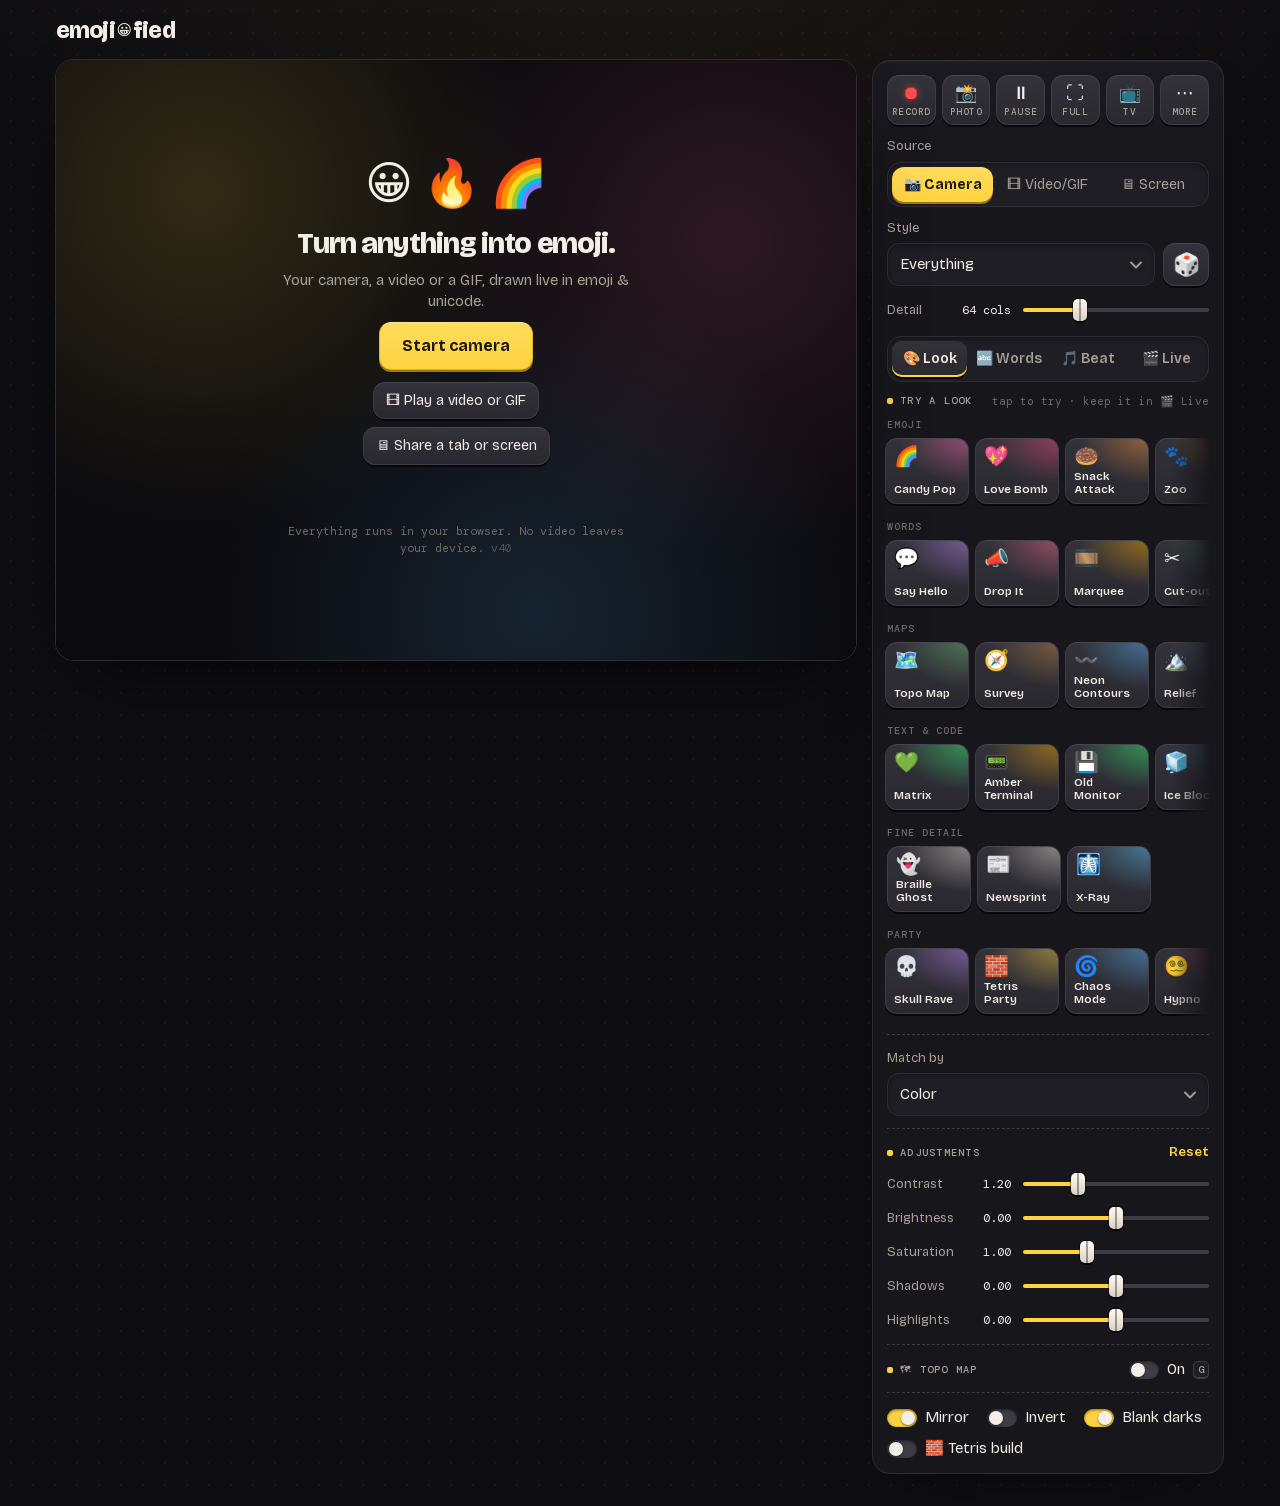
<file: index.html>
<!doctype html>
<html lang="en">
<head>
  <meta charset="utf-8" />
  <meta name="viewport" content="width=device-width, initial-scale=1, viewport-fit=cover" />
  <meta name="theme-color" content="#0e0d11" />
  <!-- Installable: "Add to Home Screen" opens full screen, without Safari's toolbars -->
  <link rel="manifest" href="manifest.webmanifest" />
  <meta name="mobile-web-app-capable" content="yes" />
  <meta name="apple-mobile-web-app-capable" content="yes" />
  <meta name="apple-mobile-web-app-status-bar-style" content="black-translucent" />
  <meta name="apple-mobile-web-app-title" content="emoji·fied" />
  <link rel="apple-touch-icon" href="icons/icon-180.png" />
  <title>Emoji-fied</title>
  <link rel="icon" href="data:image/svg+xml,<svg xmlns='http://www.w3.org/2000/svg' viewBox='0 0 100 100'><text y='.9em' font-size='90'>🤩</text></svg>" />
  <link rel="preload" href="fonts/bricolage-grotesque.woff2" as="font" type="font/woff2" crossorigin />
  <link rel="preload" href="fonts/dm-mono-500.woff2" as="font" type="font/woff2" crossorigin />
  <link rel="stylesheet" href="style.css?v=40" />
</head>
<body>
  <header>
    <h1 class="logo" aria-label="emoji·fied">emoji<span class="logo-dot" id="logoDot" aria-hidden="true">😀</span>fied</h1>
    <span id="fps" class="fps" aria-live="off"></span>
  </header>

  <main>
    <div class="stage" id="stage">
      <canvas id="out" aria-label="Camera rendered as emoji or unicode characters"></canvas>
      <video id="video" playsinline muted autoplay></video>
      <div class="blackout" id="blackout" aria-hidden="true"><span>⬛ Blackout on the output · B to bring it back</span></div>

      <button id="exitFull" class="exit-full" type="button" aria-label="Exit full screen" title="Exit full screen (Esc)" hidden>✕</button>

      <div class="tv-hint" id="tvHint" hidden role="dialog" aria-label="Show on a TV">
        <h2>📺 Show it on your TV</h2>
        <ol id="tvSteps"></ol>
        <p class="tv-note">Web pages can’t AirPlay a live camera effect directly, so mirror the screen instead. The app stays full screen, so the TV shows just the art.</p>
        <button id="tvHintClose" class="primary" type="button">Got it</button>
      </div>

      <button id="flipFab" class="flip-fab" type="button" aria-label="Switch camera" title="Switch camera" hidden>
        <svg viewBox="0 0 24 24" width="26" height="26" fill="none" stroke="currentColor" stroke-width="2" stroke-linecap="round" stroke-linejoin="round" aria-hidden="true">
          <path d="M20 7h-3l-2-3H9L7 7H4a1 1 0 0 0-1 1v11a1 1 0 0 0 1 1h16a1 1 0 0 0 1-1V8a1 1 0 0 0-1-1z" />
          <path d="M15.6 11.2A3.6 3.6 0 0 0 9 11.5" />
          <path d="M8.4 14.8a3.6 3.6 0 0 0 6.6-.3" />
          <path d="M9 9.2v2.4h2.4" />
          <path d="M15 16.8v-2.4h-2.4" />
        </svg>
      </button>

      <div class="overlay" id="overlay">
        <div class="overlay-card">
          <div class="big" aria-hidden="true"><span>😀</span><span>🔥</span><span>🌈</span></div>
          <h2 class="hello">Turn anything into emoji.</h2>
          <p class="lede">Your camera, a video or a GIF, drawn live in emoji &amp; unicode.</p>
          <button id="start" class="primary">Start camera</button>
          <div class="alt-sources">
            <button id="startFile" type="button">🎞 Play a video or GIF</button>
            <button id="startScreen" type="button">🖥 Share a tab or screen</button>
          </div>
          <p class="status" id="status" aria-live="polite"></p>
          <p class="error" id="error" role="alert"></p>
          <p class="note">Everything runs in your browser. No video leaves your device. <span class="version">v40</span></p>
        </div>
      </div>
    </div>

    <section class="controls" aria-label="Filter controls">
      <!-- Two groups, side by side on a tablet held upright. -->
      <div class="ctl-main">
      <div class="toolbar" role="toolbar" aria-label="Actions">
        <button id="record" class="tool record" type="button" title="Record a video clip"><span class="ico">⏺</span><span class="lbl">Record</span></button>
        <button id="snap" class="tool" type="button" title="Take a snapshot (P). It waits in Snapshots until you save it."><span class="ico">📸</span><span class="lbl">Photo</span><span class="badge" id="snapBadge" hidden></span></button>
        <button id="pause" class="tool" type="button" title="Freeze the frame (Space)"><span class="ico">⏸</span><span class="lbl">Pause</span></button>
        <button id="full" class="tool" type="button" title="Full screen"><span class="ico">⛶</span><span class="lbl">Full</span></button>
        <button id="airplay" class="tool" type="button" title="Show it on a TV: AirPlay, Picture in Picture or the native player"><span class="ico">📺</span><span class="lbl">TV</span></button>
        <button id="moreBtn" class="tool" type="button" aria-haspopup="menu" aria-expanded="false" title="More"><span class="ico">⋯</span><span class="lbl">More</span></button>
        <div class="menu" id="moreMenu" role="menu" hidden>
          <button id="flip" type="button" role="menuitem">🔄 Switch camera</button>
          <button id="snapsItem" type="button" role="menuitem">🖼 Snapshots</button>
          <button id="copy" type="button" role="menuitem">📋 Copy the frame as text</button>
          <button id="keysItem" type="button" role="menuitem">⌨ Keyboard shortcuts <kbd>?</kbd></button>
          <button id="splitItem" type="button" role="menuitemcheckbox" aria-checked="true" hidden>📐 Split at the fold</button>
        </div>
      </div>
      <button id="snapTray" class="snap-tray" type="button" hidden></button>

      <div class="field">
        <span>Source</span>
        <div class="seg" role="group" aria-label="Video source">
          <button type="button" data-source="camera" aria-pressed="true">📷 Camera</button>
          <button type="button" data-source="file" aria-pressed="false">🎞 Video/GIF</button>
          <button type="button" data-source="screen" aria-pressed="false">🖥 Screen</button>
        </div>
        <input id="fileInput" type="file" accept="video/*,image/*" hidden />
      </div>

      <div class="field">
        <label for="style">Style</label>
        <div class="style-row">
        <select id="style">
          <optgroup label="Emoji">
            <option value="emoji:everything" selected>Everything</option>
            <option value="emoji:rainbow">Rainbow</option>
            <option value="emoji:faces">Faces</option>
            <option value="emoji:food">Food</option>
            <option value="emoji:nature">Nature</option>
            <option value="emoji:animals">Animals</option>
            <option value="emoji:hearts">Hearts</option>
            <option value="emoji:terrain">Terrain 🏔️</option>
            <option value="skull">Skulls 💀</option>
          </optgroup>
          <optgroup label="Unicode">
            <option value="text:ascii">ASCII</option>
            <option value="text:detailed">ASCII (detailed)</option>
            <option value="text:blocks">Blocks ░▒▓█</option>
            <option value="text:shapes">Shapes ·○◎●</option>
            <option value="text:stars">Stars ✧✦★</option>
            <option value="text:math">Math ∴∷≡⊠</option>
            <option value="text:katakana">Katakana ｱｶｻ</option>
            <option value="braille">Braille ⠿</option>
          </optgroup>
          <optgroup label="Your own">
            <option value="custom">Custom…</option>
          </optgroup>
        </select>
        <button id="random" class="random" type="button" title="Randomize the look (D)" aria-label="Randomize">🎲</button>
        </div>
      </div>

      <label class="field" id="customField" hidden>
        <span>Characters</span>
        <input id="custom" type="text" value="🐸🍀💚🌿🟩" autocomplete="off" spellcheck="false" />
      </label>

      <label class="field range">
        <span>Detail <output id="colsOut"></output></span>
        <input id="cols" type="range" min="16" max="180" value="64" />
      </label>
      </div>

      <div class="ctl-tabs">
      <div class="tabs" role="tablist" aria-label="Settings">
        <button type="button" role="tab" data-tab="look" aria-selected="true"><span class="tab-ico">🎨</span> Look</button>
        <button type="button" role="tab" data-tab="words" aria-selected="false"><span class="tab-ico">🔤</span> Words<span class="tab-dot words-dot" id="wordsDot" hidden></span></button>
        <button type="button" role="tab" data-tab="beat" aria-selected="false"><span class="tab-ico">🎵</span> Beat<span class="tab-dot" id="soundDot" hidden></span></button>
        <button type="button" role="tab" data-tab="live" aria-selected="false"><span class="tab-ico">🎬</span> Live<span class="tab-dot live-dot" id="liveDot" hidden></span></button>
        <button type="button" role="tab" data-tab="photo" aria-selected="false" id="photoTab" hidden><span class="tab-ico">🖼</span> Photo</button>
      </div>

      <!-- Look: how the picture is drawn -->
      <div class="tab-panel" data-panel="look" role="tabpanel">
        <div class="sec" id="looksSec">
          <div class="sec-head">
            <span class="field-label">Try a look</span>
            <span class="hint">tap to try · keep it in 🎬 Live</span>
          </div>
          <div class="looks" id="looks"></div>
        </div>
        <div class="sec">
          <label class="field" id="matchField">
            <span>Match by</span>
            <select id="match">
              <option value="color">Color</option>
              <option value="brightness">Brightness</option>
            </select>
          </label>
          <label class="field" id="colorField" hidden>
            <span>Ink</span>
            <select id="ink">
              <option value="full">Full color</option>
              <option value="#39ff7a">Matrix green</option>
              <option value="#f2f2f2">White</option>
              <option value="#ffb000">Amber</option>
              <option value="#5ec8ff">Cyan</option>
              <option value="#ff4fd8">Magenta</option>
            </select>
          </label>
        </div>
        <div class="sec">
          <div class="sec-head">
            <span class="field-label">Adjustments</span>
            <button id="resetAdjust" type="button" class="reset">Reset</button>
          </div>
          <label class="field range">
            <span>Contrast <output id="contrastOut"></output></span>
            <input id="contrast" type="range" min="0.5" max="3" step="0.05" value="1.2" />
          </label>
          <label class="field range">
            <span>Brightness <output id="brightOut"></output></span>
            <input id="bright" type="range" min="-0.5" max="0.5" step="0.01" value="0" />
          </label>
          <label class="field range">
            <span>Saturation <output id="satOut"></output></span>
            <input id="sat" type="range" min="0" max="3" step="0.05" value="1" />
          </label>
          <label class="field range">
            <span>Shadows <output id="shadowsOut"></output></span>
            <input id="shadows" type="range" min="-1" max="1" step="0.02" value="0" />
          </label>
          <label class="field range">
            <span>Highlights <output id="highlightsOut"></output></span>
            <input id="highlights" type="range" min="-1" max="1" step="0.02" value="0" />
          </label>
        </div>
        <div class="sec" id="topoSec">
          <div class="sec-head">
            <span class="field-label">🗺 Topo map</span>
            <div class="toggles"><label title="Read the picture as a landscape: brightness is height (G)"><input id="topo" type="checkbox" /> On <kbd>G</kbd></label></div>
          </div>
          <div id="topoOpts" hidden>
            <label class="field">
              <span>Map</span>
              <select id="topoMode">
                <option value="map" selected>Sea, land &amp; snow</option>
                <option value="lines">Contour lines (neon)</option>
                <option value="paper">Paper survey</option>
              </select>
            </label>
            <label class="field range">
              <span>Contours <output id="topoLevelsOut"></output></span>
              <input id="topoLevels" type="range" min="4" max="24" step="1" value="10" />
            </label>
          </div>
        </div>
        <div class="sec">
          <div class="toggles">
            <label><input id="mirror" type="checkbox" checked /> Mirror</label>
            <label><input id="invert" type="checkbox" /> Invert</label>
            <label id="blankField"><input id="blank" type="checkbox" checked /> Blank darks</label>
            <label title="The picture builds itself from falling Tetris pieces (T)"><input id="tetris" type="checkbox" /> 🧱 Tetris build</label>
          </div>
        </div>
      </div>

      <!-- Beat: what drives the effects, and what a beat does -->
      <!-- Words: a message drawn out of the picture's own emoji or characters -->
      <div class="tab-panel" data-panel="words" role="tabpanel" hidden>
        <div class="sec">
          <div class="sec-head">
            <span class="field-label">Your words</span>
            <div class="toggles"><label title="Show or hide the words (M)"><input id="wordsOn" type="checkbox" /> Show <kbd>M</kbd></label></div>
          </div>
          <textarea id="words" rows="2" spellcheck="false" autocomplete="off" placeholder="Type something… (Enter starts a new line)">HELLO</textarea>
          <label class="field">
            <span>Mode</span>
            <select id="wordsMode">
              <option value="over" selected>Over the picture</option>
              <option value="only">Words only</option>
              <option value="cutout">Cut-out (picture inside the letters)</option>
            </select>
          </label>
        </div>
        <div class="sec">
          <label class="field">
            <span>Motion</span>
            <select id="wordsMotion">
              <option value="still" selected>Still</option>
              <option value="scroll">Scroll (marquee)</option>
              <option value="type">Typewriter</option>
              <option value="bounce">Bounce</option>
              <option value="pulse">Pulse on the beat</option>
            </select>
          </label>
          <label class="field">
            <span>Colour</span>
            <select id="wordsColor">
              <option value="#fffaf0" selected>White</option>
              <option value="#ffd23f">Sunflower</option>
              <option value="#ff6f91">Bubblegum</option>
              <option value="#5cb8ff">Sky</option>
              <option value="#6fe3a5">Mint</option>
              <option value="rainbow">🌈 Rainbow</option>
            </select>
          </label>
          <label class="field range">
            <span>Size <output id="wordsSizeOut"></output></span>
            <input id="wordsSize" type="range" min="15" max="95" step="1" value="55" />
          </label>
          <label class="field">
            <span>Position</span>
            <select id="wordsPos">
              <option value="middle" selected>Middle</option>
              <option value="top">Top</option>
              <option value="bottom">Bottom</option>
            </select>
          </label>
          <div class="toggles">
            <label title="A dark edge so the letters read on a busy picture"><input id="wordsOutline" type="checkbox" checked /> Dark outline</label>
          </div>
          <span class="hint">The letters are drawn out of the current emoji or characters, so they change with the style. Scenes remember them.</span>
        </div>
      </div>

      <div class="tab-panel" data-panel="beat" role="tabpanel" hidden>
        <div class="sec">
          <span class="field-label">Listen to</span>
          <div class="chips">
            <label class="chip"><input id="mic" type="checkbox" /> 🎤 Sound</label>
            <label class="chip" id="midiChip"><input id="midi" type="checkbox" /> 🎹 MIDI</label>
            <label class="chip"><input id="tempoSync" type="checkbox" /> 🥁 Tempo</label>
          </div>
          <div class="meter" id="meter" hidden aria-hidden="true"><div class="meter-fill" id="meterFill"></div></div>
          <div class="sub" id="micOpts" hidden>
            <label class="field range" id="sensField">
              <span>Sensitivity <output id="sensOut"></output></span>
              <input id="sens" type="range" min="0.5" max="4" step="0.1" value="2" />
            </label>
            <span class="hint" id="micStatus">Listening to the microphone.</span>
          </div>
          <div class="sub" id="midiOpts" hidden>
            <span class="hint" id="midiStatus">Notes hit like beats; held notes swell; low notes build Tetris on the left, high on the right.</span>
          </div>
          <div class="sub" id="tempoBox" hidden>
            <div class="tempo-row">
              <button id="tapBtn" type="button">🥁 Tap <kbd>K</kbd></button>
              <span class="beat-dots" id="beatDots" aria-hidden="true"><i></i><i></i><i></i><i></i></span>
              <span class="tempo-read" id="tempoRead">No tempo yet</span>
            </div>
            <span class="hint">Tap 4 times or more, or send MIDI clock. The tempo’s beat replaces the microphone’s.</span>
          </div>
        </div>
        <div class="sec" id="beatOpts">
          <span class="field-label">On the beat</span>
          <div class="toggles">
            <label title="Glyphs swell with the loudness or held notes"><input id="beatPulse" type="checkbox" checked /> Pulse</label>
            <label title="Flash, shake, zoom punch and a hue shift on each beat"><input id="beatFlash" type="checkbox" checked /> Flash</label>
            <label title="Each beat drops Tetris pieces while 🧱 Tetris build is on"><input id="beatTetris" type="checkbox" checked /> Tetris drops</label>
          </div>
          <label class="field">
            <span>Shapes</span>
            <select id="beatShape">
              <option value="off" selected>🚫 Off</option>
              <option value="mix">🎲 Mix it up</option>
              <option value="circle">○ Circles</option>
              <option value="heart">♥ Hearts</option>
              <option value="star">★ Stars</option>
              <option value="square">■ Squares</option>
              <option value="diamond">◆ Diamonds</option>
              <option value="hexagon">⬢ Hexagons</option>
              <option value="sweep">≋ Sweeps</option>
            </select>
          </label>
          <div class="toggles" id="beatOutlineRow" hidden>
            <label><input id="beatOutline" type="checkbox" checked /> Glow outlines</label>
          </div>
          <label class="field">
            <span>Shuffle the look</span>
            <select id="beatShuffle">
              <option value="0" selected>Never</option>
              <option value="1">Every beat</option>
              <option value="2">Every 2 beats</option>
              <option value="4">Every 4 beats</option>
              <option value="8">Every 8 beats</option>
              <option value="16">Every 16 beats</option>
            </select>
          </label>
          <label class="field range">
            <span>Strength <output id="fxOut"></output></span>
            <input id="fxStrength" type="range" min="0" max="2" step="0.05" value="1" />
          </label>
        </div>
      </div>

      <!-- Live: performing -->
      <div class="tab-panel live-panel" data-panel="live" role="tabpanel" hidden>
        <div class="sec output-row" id="outputRow">
          <button id="outputBtn" type="button" class="primary">📽 Open output window</button>
          <span class="hint" id="outputStatus">A clean window for the projector: drag it there and double-click for full screen.</span>
          <button id="outputClose" type="button" class="reset" hidden>Close the output window</button>
        </div>
        <div class="sec tune" id="tuneSec">
          <div class="sec-head">
            <span class="field-label">📟 Tuneshine</span>
            <span class="hint" id="tuneStatus">Show the picture on your Tuneshine</span>
          </div>
          <div class="tune-connect">
            <input id="tuneHost" type="text" placeholder="Its IP address, e.g. 192.168.1.42" autocomplete="off" spellcheck="false" inputmode="url" aria-label="Tuneshine address" />
            <button id="tuneConnectBtn" type="button">Connect</button>
          </div>
          <div class="tune-body" id="tuneBody" hidden>
            <div class="tune-main">
              <canvas id="tunePreview" width="64" height="64" aria-label="What the Tuneshine shows"></canvas>
              <div class="tune-actions">
                <button id="tuneLiveBtn" type="button" class="primary" aria-pressed="false">▶ Go live</button>
                <button id="tuneLoopBtn" type="button">🔁 Send a 3 s loop</button>
                <button id="tuneStopBtn" type="button" title="Clear the picture: the Tuneshine goes back to your music">⏹ Back to the music</button>
              </div>
            </div>
            <label class="field">
              <span>Grid</span>
              <select id="tuneGrid">
                <option value="8">8 × 8 · big emoji</option>
                <option value="12" selected>12 × 12</option>
                <option value="16">16 × 16 · more detail</option>
              </select>
            </label>
            <label class="field">
              <span>Live</span>
              <select id="tuneMode">
                <option value="smooth" selected>Smooth · short clips, about ½ s behind</option>
                <option value="instant">Instant · one picture at a time</option>
              </select>
            </label>
            <label class="field range">
              <span>Live speed <output id="tuneFpsOut"></output></span>
              <input id="tuneFps" type="range" min="1" max="30" step="1" value="15" />
            </label>
            <label class="field range">
              <span>Brightness <output id="tuneBrightOut"></output></span>
              <input id="tuneBright" type="range" min="1" max="100" step="1" value="60" />
            </label>
          </div>
          <p class="note" id="tuneNote">Works from Chrome or Edge on a computer on the same Wi-Fi (Tuneshine firmware 2.3.0 or later). The address is in the Tuneshine app. When Chrome asks to reach devices on your local network, allow it.</p>
        </div>
        <div class="sec">
          <span class="field-label">Panic</span>
          <div class="panic">
            <button id="blackoutBtn" type="button" aria-pressed="false">⬛ Blackout <kbd>B</kbd></button>
            <button id="freezeBtn" type="button" aria-pressed="false">⏸ Freeze <kbd>Space</kbd></button>
            <button id="safeBtn" type="button">🛟 Safe look <kbd>0</kbd></button>
          </div>
        </div>
        <div class="sec">
          <div class="sec-head">
            <span class="field-label">Effects · hold</span>
            <span class="hint" id="punchHint"></span>
          </div>
          <div class="punches" id="punches"></div>
        </div>
        <div class="sec">
          <div class="sec-head">
            <span class="field-label">Scenes</span>
            <span class="sec-actions">
              <button id="examplesBtn" type="button" class="reset" title="Fill the empty slots with example scenes">✨ Examples</button>
              <button id="sceneSave" type="button" class="reset" aria-pressed="false">💾 Save to a slot…</button>
            </span>
          </div>
          <div class="scenes" id="scenes"></div>
          <span class="hint" id="scenesHint"></span>
        </div>
        <div class="sec" id="learnSec">
          <div class="sec-head" id="learnHead">
            <span class="field-label">MIDI controller</span>
            <button id="learnBtn" type="button" class="reset" aria-pressed="false">Learn…</button>
          </div>
          <div class="midi-map" id="midiMap"></div>
          <span class="hint" id="learnHint">Click Learn…, then a slider or button, then move a knob or hit a pad.</span>
        </div>
        <button id="keysBtn" type="button" class="reset keys-link">⌨ All keyboard shortcuts <kbd>?</kbd></button>
      </div>

      <!-- Photo: only for photos and GIFs -->
      <div class="tab-panel photo-panel" id="photoPanel" data-panel="photo" role="tabpanel" hidden>
        <div class="sec">
          <span class="field-label">Photo effects</span>
          <div class="toggles">
            <label><input id="kenBurns" type="checkbox" checked /> 🎥 Pan &amp; zoom</label>
            <label><input id="tilt" type="checkbox" /> 📱 Tilt to move</label>
            <label><input id="twinkle" type="checkbox" /> ✨ Twinkle</label>
          </div>
          <div class="tilt-opts" id="tiltOpts" hidden>
            <label><input id="headTrack" type="checkbox" /> 🙂 Head tracking (webcam)</label>
            <span class="hint">On a computer, the mouse and the arrow keys tilt it too.</span>
          </div>
          <button id="assemble" type="button">🧩 Build it again</button>
        </div>
        <div class="sec poster-box">
          <span class="field-label">Poster</span>
          <select id="posterSize" aria-label="Poster size">
            <option value="4k">4K (3840 px)</option>
            <option value="wallpaper">Phone wallpaper (1290×2796)</option>
            <option value="square">Square (2048 px)</option>
          </select>
          <label class="field range">
            <span>Poster detail <output id="posterColsOut"></output></span>
            <input id="posterCols" type="range" min="80" max="400" value="180" />
          </label>
          <button id="makePoster" type="button" class="primary">🖼 Make a sharp poster</button>
        </div>
      </div>
      </div>
    </section>
  </main>

  <div class="clip" id="clip" hidden>
    <div class="clip-card" role="dialog" aria-label="Recorded clip">
      <video id="clipVideo" playsinline loop muted autoplay controls x-webkit-airplay="allow"></video>
      <p class="clip-info" id="clipInfo"></p>
      <div class="clip-actions">
        <button id="clipShare" class="primary">Save / Share</button>
        <button id="clipAirplay">📺 AirPlay</button>
        <button id="clipDownload">Download</button>
        <button id="clipDiscard">Discard</button>
      </div>
    </div>
  </div>

  <div class="clip" id="player" hidden>
    <div class="clip-card" role="dialog" aria-label="Live player">
      <video id="liveVideo" playsinline autoplay muted controls x-webkit-airplay="allow"></video>
      <p class="clip-info">Live picture in the native player (no sound). Use its controls or the buttons below.</p>
      <div class="clip-actions">
        <button id="playerAirplay" class="primary">📺 AirPlay</button>
        <button id="playerPip">⧉ Picture in Picture</button>
        <button id="playerFull">⛶ Full screen</button>
      </div>
      <button id="playerMirror" type="button" class="reset">TV not showing it? Use Screen Mirroring instead</button>
      <button id="playerClose" type="button">Close</button>
    </div>
  </div>

  <div class="clip" id="posterSheet" hidden>
    <div class="clip-card" role="dialog" aria-label="Poster">
      <img id="posterImg" alt="Your emoji poster" />
      <p class="clip-info" id="posterInfo"></p>
      <div class="clip-actions">
        <button id="posterShare" class="primary">Save / Share</button>
        <button id="posterDownload">Download</button>
        <button id="posterClose">Close</button>
      </div>
    </div>
  </div>

  <div class="clip" id="snapSheet" hidden>
    <div class="clip-card" role="dialog" aria-label="Snapshots">
      <h2 class="sheet-title">🖼 Snapshots</h2>
      <p class="clip-info">Kept here (in this tab) until you save them. Tap one to save just that one.</p>
      <div class="snap-grid" id="snapGrid"></div>
      <div class="clip-actions">
        <button id="snapSaveAll" class="primary">Save all</button>
        <button id="snapClear">Clear</button>
        <button id="snapClose">Close</button>
      </div>
    </div>
  </div>

  <div class="clip" id="keysSheet" hidden>
    <div class="clip-card keys-card" role="dialog" aria-label="Keyboard shortcuts">
      <h2 class="sheet-title">⌨ Keyboard shortcuts</h2>
      <div class="keys">
        <section>
          <h3>Effects (hold; Shift locks)</h3>
          <dl>
            <dt><kbd>Q</kbd></dt><dd>⚡ Strobe</dd>
            <dt><kbd>W</kbd></dt><dd>🔁 Stutter</dd>
            <dt><kbd>E</kbd></dt><dd>🌈 Hue spin</dd>
            <dt><kbd>R</kbd></dt><dd>🔍 Zoom</dd>
            <dt><kbd>Z</kbd></dt><dd>🌗 Invert</dd>
            <dt><kbd>X</kbd></dt><dd>🪞 Kaleido</dd>
            <dt><kbd>C</kbd></dt><dd>📼 Glitch</dd>
            <dt><kbd>V</kbd></dt><dd>🧊 Crunch</dd>
          </dl>
        </section>
        <section>
          <h3>Show</h3>
          <dl>
            <dt><kbd>B</kbd></dt><dd>⬛ Blackout</dd>
            <dt><kbd>Space</kbd></dt><dd>⏸ Freeze</dd>
            <dt><kbd>0</kbd></dt><dd>🛟 Safe look</dd>
            <dt><kbd>1</kbd>–<kbd>9</kbd></dt><dd>🎬 Scenes (Shift saves)</dd>
            <dt><kbd>K</kbd></dt><dd>🥁 Tap tempo</dd>
            <dt><kbd>D</kbd></dt><dd>🎲 Randomize</dd>
            <dt><kbd>T</kbd></dt><dd>🧱 Tetris on/off</dd>
            <dt><kbd>M</kbd></dt><dd>🔤 Words on/off</dd>
            <dt><kbd>G</kbd></dt><dd>🗺 Topo map on/off</dd>
          </dl>
        </section>
        <section>
          <h3>Other</h3>
          <dl>
            <dt><kbd>P</kbd></dt><dd>📸 Snapshot, kept for later: no download mid-show</dd>
            <dt><kbd>←↑↓→</kbd></dt><dd>📱 Tilt a photo (Tilt to move on)</dd>
            <dt><kbd>?</kbd></dt><dd>This list</dd>
            <dt><kbd>Esc</kbd></dt><dd>Close / leave full screen</dd>
          </dl>
        </section>
      </div>
      <p class="clip-info">Keys work in the output window too. Recording and switching camera have no keys, so they can’t be hit by accident.</p>
      <button id="keysClose" type="button">Close</button>
    </div>
  </div>

  <div class="toast" id="toast" role="status"></div>

  <script>
    // Surface script errors on the page: phones have no visible console.
    (function () {
      var el = document.getElementById('error');
      function show(msg) { if (el && !el.textContent) el.textContent = 'Error: ' + msg; }
      // Diagnostic log, shown when the URL has ?debug
      var DEBUG = /[?&]debug\b/.test(location.search);
      var lines = [];
      var carried = 0; // lines copied from a previous (crashed) page
      var t0 = Date.now();
      var pre = null;
      window.dbg = function () {
        if (!DEBUG) return;
        var msg = Array.prototype.map.call(arguments, function (a) {
          return typeof a === 'string' ? a : JSON.stringify(a);
        }).join(' ');
        lines.push(((Date.now() - t0) / 1000).toFixed(2) + 's ' + msg);
        // Persist so the log survives Safari reloading a crashed tab.
        try { sessionStorage.setItem('emojiFiedLog', lines.slice(carried).join('\n')); } catch (e) {}
        if (pre) pre.textContent = lines.join('\n');
      };
      function describe(n) {
        if (!n || !n.tagName) return String(n);
        return n.tagName.toLowerCase() + (n.id ? '#' + n.id : '') + (n.className && typeof n.className === 'string' ? '.' + n.className.split(' ').join('.') : '');
      }
      if (DEBUG) {
        var box = document.createElement('section');
        box.className = 'debug';
        box.innerHTML = '<div><strong>Diagnostics</strong> <button type="button">Copy log</button></div><pre></pre>';
        document.body.appendChild(box);
        pre = box.querySelector('pre');
        var previous = null;
        try {
          previous = sessionStorage.getItem('emojiFiedLog');
          if (sessionStorage.getItem('emojiFiedClean') === '1') previous = null;
          sessionStorage.setItem('emojiFiedClean', '0');
        } catch (e) {}
        window.addEventListener('pagehide', function () {
          try { sessionStorage.setItem('emojiFiedClean', '1'); } catch (e) {}
        });
        if (previous) {
          lines.push('=== Previous page ended without closing normally (probably crashed). Its log: ===');
          previous.split('\n').forEach(function (l) { lines.push('  ' + l); });
          lines.push('=== Current page ===');
          carried = lines.length;
        }
        box.querySelector('button').addEventListener('click', function () {
          var text = lines.join('\n');
          (navigator.clipboard ? navigator.clipboard.writeText(text) : Promise.reject()).then(
            function () { box.querySelector('button').textContent = 'Copied!'; },
            function () { var r = document.createRange(); r.selectNodeContents(pre); var s = getSelection(); s.removeAllRanges(); s.addRange(r); }
          );
        });
        dbg('page v40', navigator.userAgent);
        dbg('secure=' + window.isSecureContext, 'mediaDevices=' + !!navigator.mediaDevices,
            'getUserMedia=' + !!(navigator.mediaDevices && navigator.mediaDevices.getUserMedia));
        if (navigator.permissions && navigator.permissions.query) {
          navigator.permissions.query({ name: 'camera' }).then(
            function (p) { dbg('camera permission: ' + p.state); },
            function (e) { dbg('camera permission query failed: ' + e.message); }
          );
        }
        ['touchstart', 'touchend', 'click'].forEach(function (type) {
          document.addEventListener(type, function (e) {
            var pt = e.changedTouches ? e.changedTouches[0] : e;
            var top = document.elementFromPoint(pt.clientX, pt.clientY);
            dbg(type + ' on ' + describe(e.target) + ' (top element: ' + describe(top) + ')');
          }, true);
        });
      }
      window.addEventListener('error', function (e) { dbg('ERROR', e.message, e.filename + ':' + e.lineno); show(e.message || 'script failed to load'); });
      window.addEventListener('unhandledrejection', function (e) { dbg('REJECTION', String(e.reason)); show((e.reason && e.reason.message) || String(e.reason)); });
      window.addEventListener('load', function () {
        dbg('load event, app ready = ' + window.emojiFiedReady);
        if (window.emojiFiedReady !== '40') show('an old or broken copy of the app loaded. Close this tab and open the link again.');
      });
    })();
  </script>
  <script src="gif.js?v=40"></script>
  <script src="app.js?v=40"></script>
</body>
</html>
</file>
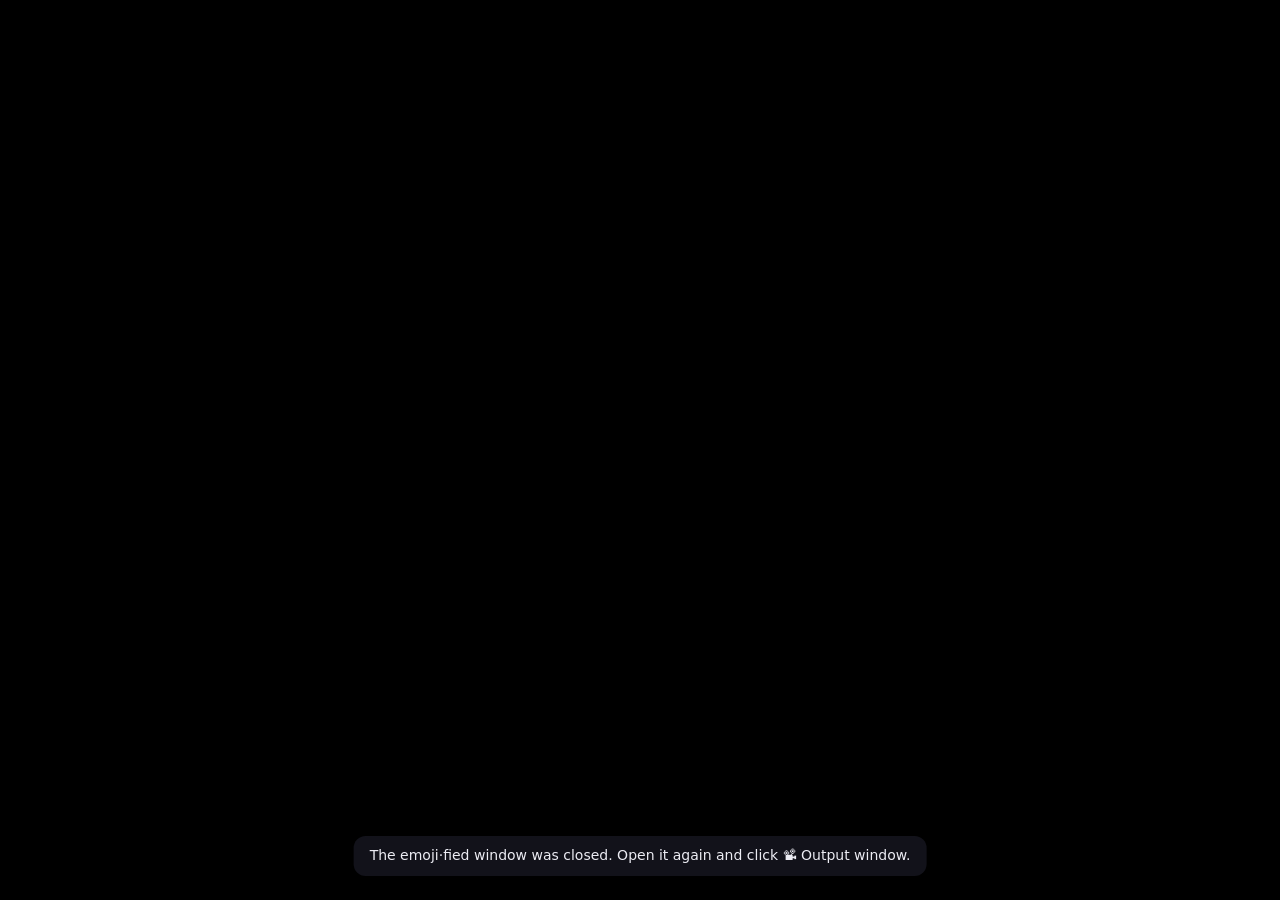
<file: output.html>
<!doctype html>
<html lang="en">
<head>
  <meta charset="utf-8" />
  <meta name="viewport" content="width=device-width, initial-scale=1" />
  <title>emoji·fied output</title>
  <style>
    html, body { margin: 0; height: 100%; background: #000; overflow: hidden; }
    body.idle { cursor: none; }
    canvas { position: fixed; inset: 0; width: 100%; height: 100%; object-fit: contain; display: block; }
    .hint {
      position: fixed;
      left: 50%;
      bottom: 24px;
      transform: translateX(-50%);
      max-width: calc(100% - 32px);
      padding: 10px 16px;
      border-radius: 12px;
      background: rgba(20, 20, 29, 0.9);
      color: #ececf3;
      font: 14px/1.4 system-ui, -apple-system, "Segoe UI", Roboto, sans-serif;
      text-align: center;
      transition: opacity 0.4s;
    }
    body.idle .hint, body.full .hint { opacity: 0; pointer-events: none; }
  </style>
</head>
<body>
  <canvas id="c" width="16" height="9"></canvas>
  <div class="hint" id="hint">Drag this window to the projector or second screen, then double-click it (or press Enter) for full screen.</div>
  <script>
    'use strict';
    // The audience's window: only the picture. The emoji·fied window that
    // opened it draws every frame into the canvas above and keeps the
    // controls. Everything here just looks after the window itself.
    const hint = document.getElementById('hint');
    const app = () => {
      try {
        return window.opener && !window.opener.closed ? window.opener.emojiFiedOutput : null;
      } catch {
        return null;
      }
    };

    // Hook up to the controls window, and again if it reloads.
    function attach() {
      const a = app();
      if (a) a.attach(window);
      else hint.textContent = 'The emoji·fied window was closed. Open it again and click 📽 Output window.';
    }
    attach();
    setInterval(attach, 1000);

    // Keep frames coming even if the controls window is minimised or
    // hidden behind something, where the browser would pause it.
    (function pump() {
      app()?.pump();
      requestAnimationFrame(pump);
    })();

    // Hide the cursor once the mouse rests.
    let idleTimer = 0;
    function wake() {
      document.body.classList.remove('idle');
      clearTimeout(idleTimer);
      idleTimer = setTimeout(() => document.body.classList.add('idle'), 2000);
    }
    addEventListener('mousemove', wake);
    wake();

    function toggleFull() {
      if (document.fullscreenElement) document.exitFullscreen();
      else document.documentElement.requestFullscreen?.().catch(() => {});
    }
    addEventListener('dblclick', toggleFull);
    document.addEventListener('fullscreenchange', () => document.body.classList.toggle('full', !!document.fullscreenElement));

    // Shortcuts work here too (blackout, freeze, scenes...), so you can
    // perform from whichever window has focus.
    addEventListener('keydown', (e) => {
      if (e.key === 'Enter') return toggleFull();
      if (e.key === 'Escape') return;
      if (e.key === ' ') e.preventDefault();
      app()?.key({ key: e.key, code: e.code, repeat: e.repeat, shiftKey: e.shiftKey, metaKey: e.metaKey, ctrlKey: e.ctrlKey, altKey: e.altKey });
    });
    // Punch-in effects last as long as their key is held.
    addEventListener('keyup', (e) => app()?.keyup({ key: e.key, code: e.code }));
    addEventListener('blur', () => app()?.release());
  </script>
</body>
</html>
</file>
<file: style.css>
/* emoji·fied: a pocket synth for your camera. Warm charcoal hardware,
   tactile keycaps, monospaced labels; each tab has its own signal colour
   (--tab) that its switches, faders and headers pick up. */

@font-face {
  font-family: 'Bricolage Grotesque';
  src: url('fonts/bricolage-grotesque.woff2') format('woff2');
  font-weight: 400 800;
  font-display: swap;
}
@font-face {
  font-family: 'DM Mono';
  src: url('fonts/dm-mono-400.woff2') format('woff2');
  font-weight: 400;
  font-display: swap;
}
@font-face {
  font-family: 'DM Mono';
  src: url('fonts/dm-mono-500.woff2') format('woff2');
  font-weight: 500;
  font-display: swap;
}

:root {
  --bg: #0e0d11;
  --panel: #17161b;
  --panel-2: #1f1e24; /* wells: inputs, tracks, segmented controls */
  --key: #29282f; /* raised keys */
  --key-hi: #33323a;
  --line: #2e2d35;
  --line-2: #3e3c46;
  --text: #f4efe6;
  --muted: #a7a196;
  --faint: #6f6a62;
  --accent: #ffd23f;
  --accent-ink: #1d1600;
  --rec: #ff4d4d;
  --ok: #3ddc84;
  /* Signal colours */
  --c-look: #ffd23f;
  --c-beat: #5cb8ff;
  --c-live: #ff6f91;
  --c-photo: #6fe3a5;
  --c-words: #c38bff;
  --tab: var(--c-look);
  --tab-ink: #1d1600;
  --r-lg: 18px;
  --r-md: 12px;
  --r-sm: 8px;
  --lip: 0 2px 0 #07070a;
  --font: 'Bricolage Grotesque', ui-sans-serif, system-ui, -apple-system, 'Segoe UI', sans-serif;
  --mono: 'DM Mono', ui-monospace, 'SF Mono', Menlo, Consolas, monospace;
  --radius: var(--r-lg);
  color-scheme: dark;
}

* { box-sizing: border-box; }

html, body {
  margin: 0;
  background-color: var(--bg);
  color: var(--text);
  font: 15px/1.4 var(--font);
  font-optical-sizing: auto;
  -webkit-font-smoothing: antialiased;
}
body {
  min-height: 100vh;
  /* A faint dot grid, with a little warm light from the top. */
  background:
    radial-gradient(ellipse 80% 50% at 50% -10%, rgba(255, 210, 63, 0.07), transparent 70%),
    radial-gradient(circle, rgba(255, 255, 255, 0.045) 1px, transparent 1.3px) 0 0 / 22px 22px,
    var(--bg);
}

/* ---- Header ------------------------------------------------------------ */

header {
  display: flex;
  align-items: center;
  justify-content: space-between;
  padding: 14px max(16px, env(safe-area-inset-right)) 4px max(16px, env(safe-area-inset-left));
  max-width: 1200px;
  margin: 0 auto;
}

.logo {
  margin: 0;
  font-size: 24px;
  font-weight: 800;
  letter-spacing: -0.035em;
  font-variation-settings: 'opsz' 96;
  display: inline-flex;
  align-items: center;
  user-select: none;
}
/* The dot is a little emoji that keeps changing its mind. */
.logo-dot {
  display: inline-block;
  font-size: 0.62em;
  margin: 0 0.12em;
  transform-origin: 50% 70%;
}
.logo-dot.pop { animation: dot-pop 0.45s cubic-bezier(0.3, 1.6, 0.5, 1); }
@keyframes dot-pop {
  from { transform: scale(0.2) rotate(-40deg); }
  to { transform: none; }
}

.fps {
  display: inline-flex;
  align-items: center;
  gap: 6px;
  color: var(--muted);
  font: 11.5px var(--mono);
  letter-spacing: 0.02em;
}
.fps:not(:empty)::before {
  content: '';
  width: 6px;
  height: 6px;
  border-radius: 50%;
  background: var(--ok);
  box-shadow: 0 0 6px var(--ok);
}

/* ---- Layout -------------------------------------------------------------- */

main {
  max-width: 1200px;
  margin: 0 auto;
  /* Clear the camera cutout when a phone is on its side. */
  padding: 8px max(16px, env(safe-area-inset-right)) max(32px, env(safe-area-inset-bottom)) max(16px, env(safe-area-inset-left));
  display: grid;
  gap: 16px;
}

/* Side by side: computers, iPads on their side, and wide-but-short screens
   such as a phone on its side or an unfolded iPhone Duo (890 x 626). */
@media (min-width: 640px) and (orientation: landscape) {
  main { grid-template-columns: 1fr 352px; align-items: start; }
}
/* Below computer widths it's a book: two equal pages, the picture on the
   left and the controls on the right, so a foldable's crease runs down the
   gap between them rather than through the picture or a control. */
@media (max-width: 959px) and (min-width: 640px) and (orientation: landscape) {
  main { grid-template-columns: 1fr 1fr; }
}

/* ---- Stage --------------------------------------------------------------- */

.stage {
  position: relative;
  background: #000;
  border-radius: var(--r-lg);
  overflow: hidden;
  aspect-ratio: 4 / 3;
  display: grid;
  place-items: center;
  /* A monitor bezel: a hairline, a lip of light, a deep shadow. */
  box-shadow:
    0 0 0 1px var(--line),
    inset 0 1px 0 rgba(255, 255, 255, 0.04),
    0 28px 70px -30px rgba(0, 0, 0, 0.9);
}

/* Stacked (phones, a folded iPhone Duo): keep the picture short enough
   that the toolbar shows below it, however tall the video is. svh is the
   height with Safari's toolbars showing. */
.stage {
  max-height: calc(100vh - 146px);
  max-height: calc(100svh - 146px);
  justify-self: center; /* centred when the height cap narrows it */
}

/* Side by side: the controls column runs long, so the picture sticks to
   the top of the window while you scroll it, capped to the window height
   so tall pictures still fit. */
@media (min-width: 640px) and (orientation: landscape) {
  .stage {
    position: sticky;
    top: 16px;
    /* Room for the header above it too, so it fits before you scroll. */
    max-height: calc(100vh - 72px);
    max-height: calc(100svh - 72px);
  }
}

/* Tablets held upright (iPad portrait): the picture stays pinned along the
   top while the controls scroll underneath it in two columns, the main
   controls on the left and the tabs on the right, so the output is always
   in view. A band of background around the pinned picture hides the
   controls sliding under it. */
@media (min-width: 700px) and (orientation: portrait) {
  .stage {
    position: sticky;
    top: 8px;
    z-index: 10;
    max-height: 56vh;
    max-height: 56svh;
    box-shadow:
      0 0 0 1px var(--line),
      0 0 0 10px var(--bg),
      0 26px 30px -14px var(--bg);
  }
  .controls {
    grid-template-columns: minmax(0, 1fr) minmax(0, 1.2fr);
    align-items: start;
    column-gap: 18px;
  }
  /* The left column (toolbar, source, style) pins under the picture too,
     when there's room for it (app.js measures and sets the class). */
  .controls.pin-main .ctl-main { position: sticky; top: calc(var(--stage-h, 0px) + 30px); }
}

#out {
  display: block;
  width: 100%;
  height: 100%;
  object-fit: contain;
}

/* The raw video must stay genuinely rendered: iOS Safari may stop decoding
   frames for videos that are display:none, transparent or tiny. It sits
   full-size underneath the canvas, which paints over it. */
#video {
  position: absolute;
  inset: 0;
  width: 100%;
  height: 100%;
  object-fit: contain;
  z-index: 0;
  pointer-events: none;
}
#out { position: relative; z-index: 1; background: #000; }
.overlay { z-index: 2; }

/* Full screen. Native and iPhone "immersive" modes share the same look;
   kept as separate rules because an unknown selector drops a whole list. */
/* Split at the fold (an iPhone Duo held upright, ready for tabletop): the
   picture fills the top half, above the crease, and the controls scroll in
   the bottom half. app.js finds the crease (--crease-top/-bottom): exactly,
   where the browser reports the fold, otherwise the middle of the screen.
   A band of background over the top half hides controls scrolling under. */
body.split header { display: none; }
body.split main {
  grid-template-columns: minmax(0, 1fr);
  padding-top: calc(var(--crease-bottom, 50vh) + 10px);
}
body.split::before {
  content: '';
  position: fixed;
  inset: 0 0 auto;
  height: var(--crease-top, 50vh);
  background: var(--bg);
  box-shadow: 0 8px 16px var(--bg);
  z-index: 9;
}
body.split:not(.immersive) .stage:not(:fullscreen) {
  position: fixed;
  z-index: 10;
  top: max(8px, env(safe-area-inset-top));
  left: 50%;
  transform: translateX(-50%);
  width: auto;
  height: calc(var(--crease-top, 50vh) - max(8px, env(safe-area-inset-top)) - 8px);
  max-height: none;
  max-width: calc(100vw - 24px);
}

body.immersive { overflow: hidden; }
body.immersive .stage {
  max-height: none;
  position: fixed;
  inset: 0;
  z-index: 50;
  width: 100vw;
  height: 100vh;
  height: 100dvh;
  aspect-ratio: auto !important;
  border-radius: 0;
  box-shadow: none;
}
.stage:fullscreen {
  max-height: none;
  width: 100vw;
  height: 100vh;
  aspect-ratio: auto !important;
  border-radius: 0;
  box-shadow: none;
}
.stage:-webkit-full-screen {
  max-height: none;
  width: 100vw;
  height: 100vh;
  aspect-ratio: auto !important;
  border-radius: 0;
  box-shadow: none;
}

.exit-full {
  position: absolute;
  top: max(12px, env(safe-area-inset-top));
  right: max(12px, env(safe-area-inset-right));
  z-index: 4;
  width: 42px;
  height: 42px;
  padding: 0;
  border-radius: 50%;
  border: 0;
  background: rgba(0, 0, 0, 0.5);
  box-shadow: none;
  color: #fff;
  font-size: 18px;
  -webkit-tap-highlight-color: transparent;
}
.exit-full[hidden] { display: none; }
.exit-full, .flip-fab { transition: opacity 0.4s; }
.stage.idle .exit-full,
.stage.idle .flip-fab { opacity: 0; pointer-events: none; }

.tv-hint {
  position: absolute;
  left: 50%;
  top: 50%;
  transform: translate(-50%, -50%);
  z-index: 5;
  width: min(92%, 420px);
  max-height: 90%;
  overflow: auto;
  background: var(--panel);
  border: 1px solid var(--line);
  border-radius: var(--r-lg);
  padding: 16px;
  box-shadow: 0 8px 40px rgba(0, 0, 0, 0.6);
}
.tv-hint[hidden] { display: none; }
.tv-hint h2 { margin: 0 0 8px; font-size: 18px; }
.tv-hint ol { margin: 0 0 10px; padding-left: 20px; display: grid; gap: 6px; }
.tv-note { margin: 0 0 12px; color: var(--muted); font-size: 13px; }
.tv-hint button { width: 100%; }

.flip-fab {
  position: absolute;
  right: 14px;
  bottom: 14px;
  z-index: 3;
  width: 46px;
  height: 46px;
  padding: 0;
  border-radius: 50%;
  border: 0;
  background: rgba(0, 0, 0, 0.45);
  color: #fff;
  display: grid;
  place-items: center;
  box-shadow: 0 2px 10px rgba(0, 0, 0, 0.4);
  -webkit-tap-highlight-color: transparent;
}
.flip-fab[hidden] { display: none; }
.flip-fab:active { transform: scale(0.92); }
.flip-fab.busy svg { animation: flip-spin 0.6s linear infinite; }
@keyframes flip-spin { to { transform: rotate(360deg); } }
@media (max-width: 480px) {
  .flip-fab { width: 42px; height: 42px; bottom: 12px; right: 12px; }
}
.stage.is-full .flip-fab {
  bottom: max(14px, env(safe-area-inset-bottom));
  right: max(14px, env(safe-area-inset-right));
}

/* Start screen: soft blobs of colour behind bouncing emoji. */
.overlay {
  position: absolute;
  inset: 0;
  display: grid;
  place-items: center;
  padding: 16px;
  text-align: center;
  background:
    radial-gradient(circle at 18% 22%, rgba(255, 210, 63, 0.16), transparent 42%),
    radial-gradient(circle at 84% 30%, rgba(255, 111, 145, 0.14), transparent 40%),
    radial-gradient(circle at 60% 92%, rgba(92, 184, 255, 0.14), transparent 45%),
    #0b0a0e;
}
.overlay[hidden] { display: none; }
.overlay-card { max-width: 360px; }
.overlay .big { font-size: 46px; display: flex; justify-content: center; gap: 10px; }
.overlay .big span { display: inline-block; animation: bob 2.4s ease-in-out infinite; }
.overlay .big span:nth-child(2) { animation-delay: 0.2s; }
.overlay .big span:nth-child(3) { animation-delay: 0.4s; }
@keyframes bob {
  0%, 100% { transform: translateY(0) rotate(0); }
  50% { transform: translateY(-8px) rotate(-6deg); }
}
.hello {
  margin: 12px 0 4px;
  font-size: clamp(22px, 4vw, 30px);
  font-weight: 800;
  letter-spacing: -0.03em;
  line-height: 1.05;
  font-variation-settings: 'opsz' 96;
}
.lede { margin: 0 0 16px; color: var(--muted); }
.overlay p { margin: 10px 0; }
.overlay .note { color: var(--faint); font: 11.5px/1.5 var(--mono); }
.error { color: #ff8a8a; min-height: 1em; font-size: 14px; }
.status { color: var(--text); font-size: 14px; min-height: 1em; }
.version { opacity: 0.7; }

/* Before anything starts, give the start screen room on phones. */
.stage:has(> .overlay:not([hidden])) { min-height: min(440px, calc(100svh - 150px)); }
/* Split at the fold: the start screen keeps to the top half too. */
body.split .stage:has(> .overlay:not([hidden])) { min-height: 0; width: calc(100vw - 24px); }
body.split .overlay { padding: 10px; overflow: auto; }
body.split .overlay .big { font-size: 34px; }
body.split .hello { margin-top: 6px; }
body.split .lede { font-size: 14px; margin-bottom: 10px; }
body.split .overlay p { margin: 6px 0; }
@media (max-width: 480px) {
  .overlay .big { font-size: 38px; }
  .hello { margin-top: 8px; }
  .lede { font-size: 14px; margin-bottom: 12px; }
}

.alt-sources {
  display: flex;
  flex-wrap: wrap;
  justify-content: center;
  gap: 8px;
  margin-top: 12px;
}
.alt-sources button { font-size: 14px; padding: 8px 12px; }
.alt-sources button[hidden] { display: none; }

/* ---- The controls panel -------------------------------------------------- */

.ctl-main, .ctl-tabs { display: grid; gap: 12px; min-width: 0; }
.controls {
  background: linear-gradient(180deg, #1a191f, var(--panel) 120px);
  border: 1px solid var(--line);
  border-radius: var(--r-lg);
  box-shadow: inset 0 1px 0 rgba(255, 255, 255, 0.05), 0 20px 50px -30px rgba(0, 0, 0, 0.8);
  padding: 14px;
  display: grid;
  gap: 12px;
}
/* Each tab's signal colour. */
.controls[data-tab="beat"] { --tab: var(--c-beat); --tab-ink: #001b2e; }
.controls[data-tab="live"] { --tab: var(--c-live); --tab-ink: #2b0010; }
.controls[data-tab="photo"] { --tab: var(--c-photo); --tab-ink: #002412; }
.controls[data-tab="words"] { --tab: var(--c-words); --tab-ink: #1c0030; }

.field { display: grid; gap: 6px; }
.field[hidden] { display: none; }
.field > span,
.field > label {
  display: flex;
  justify-content: space-between;
  color: var(--muted);
  font-size: 13px;
}
.field output {
  color: var(--text);
  font: 12px var(--mono);
  font-variant-numeric: tabular-nums;
  align-self: center;
}

/* Section titles: small monospaced caps with a signal-coloured tick. */
.field-label {
  display: inline-flex;
  align-items: center;
  gap: 7px;
  color: var(--muted);
  font: 500 10.5px var(--mono);
  letter-spacing: 0.12em;
  text-transform: uppercase;
}
.field-label::before {
  content: '';
  width: 6px;
  height: 6px;
  border-radius: 2px;
  background: var(--tab);
}
.hint { color: var(--muted); font-size: 12px; line-height: 1.45; }

/* ---- Keys ---------------------------------------------------------------- */

button {
  font: inherit;
  color: var(--text);
  background: linear-gradient(180deg, var(--key-hi), var(--key));
  border: 1px solid var(--line-2);
  border-top-color: #48464f;
  border-radius: var(--r-md);
  padding: 10px 12px;
  cursor: pointer;
  box-shadow: var(--lip);
  transition: transform 0.06s, box-shadow 0.06s, background-color 0.15s, border-color 0.15s;
  -webkit-tap-highlight-color: transparent;
}
@media (hover: hover) {
  button:hover:not(:disabled) { border-color: #56535e; }
}
button, .chip, .toggles label, select { touch-action: manipulation; } /* no double-tap zoom */
button:active:not(:disabled) { transform: translateY(2px); box-shadow: 0 0 0 #07070a; }
button:focus-visible { outline: 2px solid var(--tab); outline-offset: 2px; }
button:disabled { opacity: 0.45; cursor: default; }
button.primary {
  background: linear-gradient(180deg, #ffdc5c, var(--accent));
  color: var(--accent-ink);
  border: 1px solid #e0b42a;
  border-top-color: #ffe68a;
  box-shadow: 0 2px 0 #9c7b10;
  font-weight: 700;
  padding: 12px 22px;
  font-size: 16px;
  letter-spacing: -0.01em;
}
button.primary:active:not(:disabled) { box-shadow: 0 0 0 #9c7b10; }

/* Text-only actions (Reset, Learn…, Save…). */
.reset {
  justify-self: start;
  background: none;
  border: 0;
  box-shadow: none;
  padding: 4px 0;
  color: var(--tab);
  font-size: 13.5px;
  font-weight: 600;
}
.reset:active:not(:disabled) { transform: none; }

kbd {
  display: inline-block;
  min-width: 16px;
  padding: 0 4px;
  border: 1px solid var(--line-2);
  border-bottom-width: 2px;
  border-radius: 5px;
  background: var(--panel-2);
  font: 500 10px/1.5 var(--mono);
  color: var(--muted);
  text-align: center;
}

/* ---- Inputs ------------------------------------------------------------------ */

select, input[type="text"], textarea {
  width: 100%;
  background: var(--panel-2);
  color: var(--text);
  border: 1px solid var(--line);
  border-radius: var(--r-md);
  box-shadow: inset 0 2px 4px rgba(0, 0, 0, 0.35);
  padding: 10px 12px;
  font: inherit;
}
select {
  appearance: none;
  -webkit-appearance: none;
  padding-right: 34px;
  background-image: url("data:image/svg+xml,%3Csvg xmlns='http://www.w3.org/2000/svg' width='12' height='8' viewBox='0 0 12 8'%3E%3Cpath d='M1 1.5l5 5 5-5' fill='none' stroke='%23a7a196' stroke-width='1.8' stroke-linecap='round' stroke-linejoin='round'/%3E%3C/svg%3E");
  background-repeat: no-repeat;
  background-position: right 12px center;
  cursor: pointer;
}
select:focus-visible, input[type="text"]:focus-visible { outline: 2px solid var(--tab); outline-offset: 1px; }
input[type="text"] { font-size: 18px; }
textarea {
  resize: vertical;
  min-height: 64px;
  font: 800 20px/1.2 var(--font);
  letter-spacing: -0.01em;
}
textarea:focus-visible { outline: 2px solid var(--tab); outline-offset: 1px; }
.words-dot { background: var(--c-words); box-shadow: 0 0 6px var(--c-words); }
/* Tab labels stay on one line; with all five tabs showing (a photo is
   loaded), the emoji step aside to make room. */
.tabs button { white-space: nowrap; }
.tabs:has(> #photoTab:not([hidden])) .tab-ico { display: none; }
@media (max-width: 480px) { .tabs button { font-size: 13px; padding: 8px 2px; } }

/* Faders: a slim track filled with the tab's colour (--p is set from the
   value) and a chunky cap with a groove. */
input[type="range"] {
  -webkit-appearance: none;
  appearance: none;
  width: 100%;
  height: 24px;
  margin: 0;
  background: transparent;
  cursor: pointer;
  --p: 50%;
}
input[type="range"]::-webkit-slider-runnable-track {
  height: 4px;
  border-radius: 4px;
  background: linear-gradient(90deg, var(--tab) var(--p), var(--line-2) var(--p));
}
input[type="range"]::-webkit-slider-thumb {
  -webkit-appearance: none;
  width: 14px;
  height: 22px;
  margin-top: -9px;
  border: 0;
  border-radius: 5px;
  background: linear-gradient(90deg, transparent 6px, rgba(0, 0, 0, 0.35) 6px, rgba(0, 0, 0, 0.35) 8px, transparent 8px), linear-gradient(180deg, #fffaf0, #d9d3c6);
  box-shadow: 0 2px 0 #07070a, 0 0 0 1px rgba(0, 0, 0, 0.4);
}
input[type="range"]::-moz-range-track { height: 4px; border-radius: 4px; background: var(--line-2); }
input[type="range"]::-moz-range-progress { height: 4px; border-radius: 4px; background: var(--tab); }
input[type="range"]::-moz-range-thumb {
  width: 14px;
  height: 22px;
  border: 0;
  border-radius: 5px;
  background: linear-gradient(90deg, transparent 6px, rgba(0, 0, 0, 0.35) 6px, rgba(0, 0, 0, 0.35) 8px, transparent 8px), linear-gradient(180deg, #fffaf0, #d9d3c6);
  box-shadow: 0 2px 0 #07070a;
}
input[type="range"]:focus-visible { outline: none; }
input[type="range"]:focus-visible::-webkit-slider-thumb { box-shadow: 0 0 0 2px var(--tab); }

/* One-line sliders: label and value on the left, slider on the right. */
.field.range {
  grid-template-columns: minmax(0, 1fr) minmax(0, 1.5fr);
  align-items: center;
  column-gap: 12px;
}

/* Switches instead of checkboxes. */
.toggles {
  display: flex;
  flex-wrap: wrap;
  gap: 10px 18px;
}
.toggles label, .tilt-opts label { display: flex; align-items: center; gap: 8px; cursor: pointer; }
.toggles label[hidden] { display: none; }
.toggles[hidden] { display: none; }
.toggles input[type="checkbox"], .tilt-opts input[type="checkbox"] {
  -webkit-appearance: none;
  appearance: none;
  flex: none;
  position: relative;
  width: 30px;
  height: 18px;
  margin: 0;
  border-radius: 999px;
  background: var(--line-2);
  box-shadow: inset 0 1px 3px rgba(0, 0, 0, 0.5);
  cursor: pointer;
  transition: background-color 0.15s;
}
.toggles input[type="checkbox"]::before, .tilt-opts input[type="checkbox"]::before {
  content: '';
  position: absolute;
  top: 2px;
  left: 2px;
  width: 14px;
  height: 14px;
  border-radius: 50%;
  background: #f4efe6;
  box-shadow: 0 1px 2px rgba(0, 0, 0, 0.5);
  transition: transform 0.18s cubic-bezier(0.3, 1.4, 0.5, 1);
}
.toggles input[type="checkbox"]:checked, .tilt-opts input[type="checkbox"]:checked { background: var(--tab); }
.toggles input[type="checkbox"]:checked::before, .tilt-opts input[type="checkbox"]:checked::before { transform: translateX(12px); }
.toggles input[type="checkbox"]:focus-visible, .tilt-opts input[type="checkbox"]:focus-visible { outline: 2px solid var(--tab); outline-offset: 2px; }

/* Segmented control: a well with a raised, lit key. */
.seg {
  display: grid;
  grid-auto-flow: column;
  grid-auto-columns: 1fr;
  gap: 4px;
  padding: 4px;
  background: var(--panel-2);
  border: 1px solid var(--line);
  border-radius: 14px;
  box-shadow: inset 0 2px 4px rgba(0, 0, 0, 0.35);
}
.seg button {
  border: 0;
  background: transparent;
  box-shadow: none;
  padding: 8px 6px;
  font-size: 14px;
  white-space: nowrap;
  color: var(--muted);
}
.seg button[hidden] { display: none; }
.seg button[aria-pressed="true"] {
  background: linear-gradient(180deg, #ffdc5c, var(--accent));
  color: var(--accent-ink);
  font-weight: 700;
  box-shadow: 0 2px 0 #9c7b10;
}

.style-row { display: flex; gap: 8px; }
.style-row select { flex: 1; min-width: 0; }
.random {
  flex: none;
  width: 46px;
  padding: 0;
  font-size: 22px;
  line-height: 1;
}
.random.spin { animation: dice 0.45s cubic-bezier(0.3, 1.5, 0.5, 1); }
@keyframes dice { from { transform: rotate(-220deg) scale(0.7); } to { transform: none; } }

.meter {
  height: 6px;
  border-radius: 999px;
  background: var(--panel-2);
  box-shadow: inset 0 1px 2px rgba(0, 0, 0, 0.5);
  overflow: hidden;
}
.meter[hidden] { display: none; }
.meter-fill {
  height: 100%;
  background: linear-gradient(90deg, var(--ok), var(--accent) 70%, var(--rec));
  transform-origin: left;
  transform: scaleX(0);
}
.meter.beat { animation: beat 0.25s ease-out; }
@keyframes beat { from { box-shadow: 0 0 0 3px rgba(92, 184, 255, 0.6); } to { box-shadow: 0 0 0 0 rgba(92, 184, 255, 0); } }

/* ---- Toolbar ------------------------------------------------------------- */

.toolbar { position: relative; display: grid; grid-template-columns: repeat(6, minmax(0, 1fr)); gap: 6px; }
.tool {
  position: relative;
  display: grid;
  justify-items: center;
  gap: 3px;
  padding: 8px 2px 6px;
  font-size: 18px;
  line-height: 1.1;
}
.tool .lbl {
  font: 500 9.5px var(--mono);
  letter-spacing: 0.06em;
  text-transform: uppercase;
  color: var(--muted);
  white-space: nowrap;
  font-variant-numeric: tabular-nums;
}
.tool.record .ico { color: var(--rec); text-shadow: 0 0 8px rgba(255, 77, 77, 0.6); }
.tool.recording {
  background: linear-gradient(180deg, #ff6464, #e23a3a);
  border-color: #b32424;
  box-shadow: 0 2px 0 #7a1414, 0 0 18px rgba(255, 77, 77, 0.45);
  color: #fff;
}
.tool.recording .ico { color: #fff; text-shadow: none; }
.tool.recording .lbl { color: #fff; }
.tool:disabled { opacity: 0.35; }
.tool .badge {
  position: absolute;
  top: -5px;
  right: -3px;
  min-width: 18px;
  height: 18px;
  padding: 0 5px;
  border-radius: 999px;
  background: var(--accent);
  color: var(--accent-ink);
  font: 700 11px/18px var(--mono);
  box-shadow: 0 0 0 2px var(--panel);
}
.tool .badge[hidden] { display: none; }
.tool.snapped { animation: snapped 0.4s ease-out; }
@keyframes snapped { from { background: #fffaf0; transform: scale(0.94); } }

/* The More menu drops down from the toolbar's right edge. */
.menu {
  position: absolute;
  top: calc(100% + 8px);
  right: 0;
  z-index: 20;
  display: grid;
  min-width: 240px;
  padding: 6px;
  background: #222128;
  border: 1px solid var(--line-2);
  border-radius: 14px;
  box-shadow: 0 18px 40px rgba(0, 0, 0, 0.6);
  animation: rise 0.16s ease-out;
}
.menu[hidden] { display: none; }
.menu button {
  border: 0;
  background: none;
  box-shadow: none;
  text-align: left;
  padding: 9px 10px;
  border-radius: 9px;
  display: flex;
  align-items: center;
  gap: 8px;
}
.menu button kbd { margin-left: auto; }
.menu button:hover:not(:disabled), .menu button:focus-visible { background: var(--key); }
.menu button:active:not(:disabled) { transform: none; }
.menu button[hidden] { display: none; }
.snap-tray {
  justify-self: start;
  padding: 6px 12px;
  font-size: 13px;
  border-color: var(--accent);
  color: var(--accent);
}
.snap-tray[hidden] { display: none; }

/* ---- Tabs ------------------------------------------------------------------ */

.tabs {
  display: grid;
  grid-auto-flow: column;
  grid-auto-columns: 1fr;
  gap: 4px;
  padding: 4px;
  margin-top: 2px;
  background: var(--panel-2);
  border: 1px solid var(--line);
  border-radius: 14px;
  box-shadow: inset 0 2px 4px rgba(0, 0, 0, 0.35);
}
.tabs button {
  position: relative;
  border: 0;
  border-radius: 10px;
  background: none;
  box-shadow: none;
  padding: 8px 4px;
  color: var(--muted);
  font-size: 14px;
  font-weight: 600;
}
.tabs button:active:not(:disabled) { transform: none; }
.tabs button[hidden] { display: none; }
.tabs button[aria-selected="true"] {
  color: var(--text);
  background: linear-gradient(180deg, var(--key-hi), var(--key));
  box-shadow: var(--lip), inset 0 -2px 0 var(--tab);
}
.tab-dot {
  display: inline-block;
  width: 7px;
  height: 7px;
  margin-left: 5px;
  border-radius: 50%;
  background: var(--ok);
  box-shadow: 0 0 6px var(--ok);
  vertical-align: middle;
}
.tab-dot[hidden] { display: none; }
.live-dot { background: var(--rec); box-shadow: 0 0 6px var(--rec); }

.tab-panel { display: grid; gap: 12px; }
.tab-panel[hidden] { display: none; }
.tab-panel:not([hidden]) { animation: rise 0.22s ease-out; }
@keyframes rise { from { opacity: 0; transform: translateY(6px); } }

/* Sections inside a tab: the same header everywhere (title, then an
   action or a short note on the right) and a thin rule between them. */
.sec { display: grid; gap: 10px; }
.sec[hidden] { display: none; }
.tab-panel > .sec:not([hidden]) ~ .sec:not([hidden]) { border-top: 1px dashed var(--line-2); padding-top: 14px; }
.sec-head { display: flex; align-items: center; justify-content: space-between; gap: 10px; }
.sec-head .reset { padding: 0; }
.sec-head .hint { text-align: right; font: 11px var(--mono); color: var(--faint); }
.sub { display: grid; gap: 8px; }
.sub[hidden] { display: none; }
.keys-link { justify-self: center; font-size: 13px; color: var(--muted); }

/* On/off chips (a checkbox inside a pill), with a little LED. */
.chips { display: flex; flex-wrap: wrap; gap: 6px; }
.chip {
  position: relative;
  display: inline-flex;
  align-items: center;
  gap: 7px;
  padding: 8px 14px 8px 12px;
  border: 1px solid var(--line-2);
  border-top-color: #48464f;
  border-radius: 999px;
  background: linear-gradient(180deg, var(--key-hi), var(--key));
  box-shadow: var(--lip);
  cursor: pointer;
  user-select: none;
  font-weight: 600;
  font-size: 14px;
  transition: background-color 0.15s, transform 0.06s;
}
.chip::before {
  content: '';
  width: 7px;
  height: 7px;
  border-radius: 50%;
  background: var(--faint);
  transition: background-color 0.15s, box-shadow 0.15s;
}
.chip input { position: absolute; opacity: 0; pointer-events: none; }
.chip:active { transform: translateY(2px); box-shadow: none; }
.chip:has(input:checked) { border-color: var(--tab); color: var(--text); background: linear-gradient(180deg, #2c3540, #232a33); }
.chip:has(input:checked)::before { background: var(--tab); box-shadow: 0 0 8px var(--tab); }
.chip:has(input:disabled) { opacity: 0.45; cursor: default; }
.chip:has(input:focus-visible) { outline: 2px solid var(--tab); outline-offset: 2px; }
.chip[hidden] { display: none; }

/* ---- Beat ------------------------------------------------------------------ */

.tempo-row { display: flex; align-items: center; gap: 12px; flex-wrap: wrap; }
.tempo-row button { padding: 8px 14px; }
.tempo-row button.hit { border-color: var(--tab); box-shadow: 0 0 12px var(--tab); }
.tempo-read { margin-left: auto; font: 500 13px var(--mono); font-variant-numeric: tabular-nums; }
.beat-dots { display: flex; gap: 6px; }
.beat-dots i { width: 10px; height: 10px; border-radius: 50%; background: var(--line-2); box-shadow: inset 0 1px 2px rgba(0, 0, 0, 0.5); }
.beat-dots i.on { background: var(--tab); box-shadow: 0 0 8px var(--tab); }
.beat-dots i.on:first-child { background: var(--rec); box-shadow: 0 0 8px var(--rec); }

/* ---- Live -------------------------------------------------------------------- */

.output-row { display: grid; gap: 6px; }
.output-row[hidden] { display: none; }
.output-row button.live {
  background: linear-gradient(180deg, #5ef09d, var(--ok));
  border-color: #23a75f;
  color: #032614;
  box-shadow: 0 2px 0 #13693b, 0 0 20px rgba(61, 220, 132, 0.35);
}

/* Tuneshine: connect, then a pixel-sharp preview of the 64×64 picture beside
   the buttons. */
.tune[hidden] { display: none; }
.tune-connect { display: flex; gap: 6px; }
.tune-connect input { flex: 1; min-width: 0; font: 500 15px var(--mono); }
.tune-body[hidden] { display: none; }
.tune-main { display: flex; gap: 10px; align-items: stretch; margin: 10px 0 4px; }
#tunePreview {
  width: 128px;
  height: 128px;
  flex: none;
  image-rendering: pixelated;
  background: #000;
  border-radius: 10px;
  border: 1px solid var(--line-2);
  box-shadow: inset 0 0 0 4px #000;
}
.tune-actions { display: grid; gap: 6px; flex: 1; min-width: 0; align-content: start; }
.tune-actions button { font-size: 13px; }
#tuneLiveBtn[aria-pressed="true"] {
  background: linear-gradient(180deg, #5ef09d, var(--ok));
  border-color: #23a75f;
  color: #032614;
  box-shadow: 0 2px 0 #13693b, 0 0 20px rgba(61, 220, 132, 0.35);
}
.tune .note { color: var(--faint); font: 11.5px/1.5 var(--mono); margin: 8px 0 0; }
.tune.on .note { display: none; }
#tuneStatus.bad { color: #ff8a8a; }
#tuneStatus.good { color: var(--ok); }

.panic { display: grid; grid-template-columns: repeat(3, minmax(0, 1fr)); gap: 6px; }
.panic button { display: grid; justify-items: center; gap: 4px; padding: 9px 4px 7px; font-size: 13px; font-weight: 600; }
.panic button[aria-pressed="true"] {
  background: linear-gradient(180deg, #ff6464, #e23a3a);
  border-color: #b32424;
  box-shadow: 0 2px 0 #7a1414, 0 0 16px rgba(255, 77, 77, 0.4);
  color: #fff;
}
.panic button[aria-pressed="true"] kbd { color: #fff; background: rgba(0, 0, 0, 0.2); border-color: rgba(255, 255, 255, 0.4); }

/* Punch-in pads: each with its own candy colour (--pad), glowing while
   held, ringed while latched. */
.punches { display: grid; grid-template-columns: repeat(4, minmax(0, 1fr)); gap: 6px; }
.punch {
  --pad: var(--tab);
  position: relative;
  display: grid;
  justify-items: center;
  gap: 3px;
  padding: 10px 2px 7px;
  font-size: 19px;
  line-height: 1.1;
  touch-action: none;
  user-select: none;
  -webkit-user-select: none;
  -webkit-touch-callout: none;
  overflow: hidden;
}
/* A strip of the pad's colour along the top, like a lit key. */
.punch::before {
  content: '';
  position: absolute;
  inset: 0 0 auto;
  height: 3px;
  background: var(--pad);
  opacity: 0.85;
}
.punch .lbl { font: 500 9.5px var(--mono); letter-spacing: 0.04em; text-transform: uppercase; color: var(--muted); white-space: nowrap; }
.punch.on {
  background: var(--pad);
  border-color: var(--pad);
  color: #160d14;
  box-shadow: 0 0 0 #000, 0 0 22px var(--pad);
  transform: translateY(2px);
}
.punch.on .lbl, .punch.on kbd { color: rgba(10, 6, 10, 0.75); background: rgba(255, 255, 255, 0.25); border-color: rgba(0, 0, 0, 0.25); }
.punch.on::before { opacity: 0; }
.punch.latched { outline: 2px solid #fffaf0; outline-offset: 2px; }

/* Scenes: cartridge slots with a thumbnail of the saved look. */
.scenes { display: grid; grid-template-columns: repeat(3, minmax(0, 1fr)); gap: 6px; }
.scene {
  position: relative;
  display: grid;
  align-content: space-between;
  gap: 2px;
  justify-items: start;
  text-align: left;
  padding: 7px 8px;
  min-height: 58px;
  font-size: 12px;
  line-height: 1.25;
  overflow: hidden;
  background-size: cover;
  background-position: center;
}
.scene.has-thumb { text-shadow: 0 1px 3px rgba(0, 0, 0, 0.9); }
.scene.has-thumb::after {
  content: '';
  position: absolute;
  inset: 0;
  background: linear-gradient(180deg, rgba(0, 0, 0, 0.1), rgba(0, 0, 0, 0.72));
  pointer-events: none;
}
.scene > * { position: relative; z-index: 1; }
.scene b { font: 500 13px var(--mono); }
.scene .what { color: var(--muted); overflow: hidden; text-overflow: ellipsis; white-space: nowrap; max-width: 100%; }
.scene.has-thumb .what { color: #eae4d8; }
.scene.empty { background: var(--panel-2); border-style: dashed; box-shadow: none; }
/* Example scenes, until they've played: a card in the scene's own colour. */
.scene.example:not(.has-thumb) {
  background:
    radial-gradient(120% 100% at 100% 0%, color-mix(in srgb, var(--tint) 42%, transparent), transparent 62%),
    linear-gradient(180deg, var(--key-hi), var(--key));
}
.scene .ico { position: absolute; top: 5px; right: 7px; font-size: 19px; line-height: 1; }
.scene.has-thumb .ico { font-size: 15px; opacity: 0.9; }
.sec-actions { display: inline-flex; gap: 14px; }

/* Try a look: rows of example cards that scroll sideways. */
.looks { display: grid; gap: 8px; }
.look-group { display: grid; gap: 5px; min-width: 0; }
.look-group-title { font: 500 10px var(--mono); letter-spacing: 0.1em; text-transform: uppercase; color: var(--faint); }
.look-strip {
  display: grid;
  grid-auto-flow: column;
  grid-auto-columns: 84px;
  gap: 6px;
  overflow-x: auto;
  scroll-snap-type: x proximity;
  padding: 2px 2px 8px;
  margin: 0 -2px;
  scrollbar-width: thin;
  scrollbar-color: var(--line-2) transparent;
  -webkit-mask-image: linear-gradient(90deg, #000 88%, transparent);
  mask-image: linear-gradient(90deg, #000 88%, transparent);
}
.look-strip::-webkit-scrollbar { height: 4px; }
.look-strip::-webkit-scrollbar-thumb { background: var(--line-2); border-radius: 4px; }
.look-card {
  scroll-snap-align: start;
  display: grid;
  justify-items: start;
  align-content: space-between;
  gap: 4px;
  height: 66px;
  padding: 7px 8px;
  text-align: left;
  background:
    radial-gradient(130% 110% at 100% 0%, color-mix(in srgb, var(--tint) 45%, transparent), transparent 64%),
    linear-gradient(180deg, var(--key-hi), var(--key));
}
.look-card .ico { font-size: 20px; line-height: 1; }
.look-card .name { font-size: 11.5px; font-weight: 600; line-height: 1.15; }
.look-card.on { border-color: var(--tint); box-shadow: var(--lip), 0 0 0 1px var(--tint), 0 0 14px color-mix(in srgb, var(--tint) 50%, transparent); }
.scene.empty .what { color: var(--faint); }
.scene.current { border-color: var(--tab); box-shadow: var(--lip), 0 0 0 1px var(--tab), 0 0 14px rgba(255, 111, 145, 0.35); }
.scenes.saving .scene { border-style: dashed; border-color: var(--tab); }
#sceneSave[aria-pressed="true"] { text-decoration: underline; }

/* Live: blackout over the picture. On its own the stage goes fully black
   (it's what the audience sees); with an output window it only dims, with
   a label, so you can still see what you'll bring back. */
.blackout {
  position: absolute;
  inset: 0;
  z-index: 3;
  background: transparent; /* set while fading, so the label stays solid */
  pointer-events: none;
  display: grid;
  place-items: center;
}
.blackout span {
  display: none;
  padding: 6px 12px;
  border-radius: 999px;
  background: var(--rec);
  color: #fff;
  font: 500 12px var(--mono);
  letter-spacing: 0.04em;
}
.blackout.labelled.on span { display: block; }

/* MIDI learn: learnable controls get a dashed outline; the one waiting
   for a knob or pad pulses. */
body.learning [data-learn] { outline: 2px dashed var(--accent); outline-offset: 2px; cursor: crosshair; }
body.learning [data-learn].learn-pending { outline-style: solid; animation: learn-pulse 0.7s ease-in-out infinite alternate; }
@keyframes learn-pulse { to { outline-color: transparent; } }
#learnBtn[aria-pressed="true"] { text-decoration: underline; }
.midi-map { display: grid; gap: 4px; }
.map-row {
  display: flex;
  align-items: center;
  justify-content: space-between;
  gap: 8px;
  padding: 4px 4px 4px 10px;
  border-radius: var(--r-sm);
  background: var(--panel-2);
  font-size: 13px;
}
.map-row .from { color: var(--muted); font: 11.5px var(--mono); }
.map-row button { padding: 2px 9px; font-size: 13px; }

/* ---- Photo ------------------------------------------------------------------- */

.tilt-opts { display: grid; gap: 6px; padding-left: 4px; }
.tilt-opts[hidden] { display: none; }
.poster-box { display: grid; gap: 8px; }
#posterImg {
  width: 100%;
  max-height: 60vh;
  object-fit: contain;
  background: #000;
  border-radius: var(--r-md);
}

/* ---- Sheets (clip, player, poster, snapshots, shortcuts) --------------------------- */

.clip {
  position: fixed;
  inset: 0;
  z-index: 70;
  display: grid;
  place-items: center;
  padding: 16px;
  background: rgba(6, 5, 9, 0.78);
  backdrop-filter: blur(6px);
  -webkit-backdrop-filter: blur(6px);
}
.clip[hidden] { display: none; }
.clip-card {
  width: min(100%, 520px);
  max-height: 100%;
  display: grid;
  gap: 12px;
  background: linear-gradient(180deg, #1c1b21, var(--panel) 160px);
  border: 1px solid var(--line-2);
  border-radius: 20px;
  padding: 16px;
  box-shadow: 0 30px 80px rgba(0, 0, 0, 0.7);
  animation: sheet-in 0.24s cubic-bezier(0.2, 1.2, 0.4, 1);
}
@keyframes sheet-in { from { opacity: 0; transform: translateY(14px) scale(0.98); } }
.clip-card video {
  width: 100%;
  max-height: 60vh;
  background: #000;
  border-radius: var(--r-md);
}
.clip-info { margin: 0; color: var(--muted); font-size: 13px; text-align: center; }
.clip-actions { display: grid; grid-template-columns: repeat(auto-fit, minmax(96px, 1fr)); gap: 8px; }
.clip-actions button[hidden] { display: none; }
#player .reset { justify-self: center; }
.sheet-title { margin: 0; font-size: 19px; font-weight: 800; letter-spacing: -0.02em; text-align: center; }
.snap-grid {
  display: grid;
  grid-template-columns: repeat(auto-fill, minmax(96px, 1fr));
  gap: 6px;
  max-height: 50vh;
  overflow: auto;
}
.snap-grid button { padding: 0; overflow: hidden; aspect-ratio: 4 / 3; background: #000; }
.snap-grid img { width: 100%; height: 100%; object-fit: contain; display: block; }
.keys-card { width: min(100%, 660px); overflow: auto; }
.keys { display: grid; grid-template-columns: repeat(auto-fit, minmax(180px, 1fr)); gap: 16px; }
.keys h3 { margin: 0 0 8px; font: 500 10.5px var(--mono); color: var(--muted); text-transform: uppercase; letter-spacing: 0.12em; }
.keys dl { margin: 0; display: grid; grid-template-columns: auto 1fr; gap: 6px 10px; align-items: center; font-size: 13px; }
.keys dt { white-space: nowrap; }
.keys dd { margin: 0; }

.toast {
  position: fixed;
  z-index: 80;
  left: 50%;
  bottom: 24px;
  transform: translate(-50%, 20px) scale(0.96);
  background: #fffaf0;
  color: #1a1712;
  padding: 10px 18px;
  border-radius: 999px;
  font-weight: 700;
  box-shadow: 0 10px 30px rgba(0, 0, 0, 0.5);
  opacity: 0;
  transition: opacity 0.2s, transform 0.25s cubic-bezier(0.3, 1.5, 0.5, 1);
  pointer-events: none;
}
.toast.show { opacity: 1; transform: translate(-50%, 0) scale(1); }

.debug {
  max-width: 1200px;
  margin: 0 auto 32px;
  padding: 0 16px;
}
.debug div { display: flex; align-items: center; justify-content: space-between; margin-bottom: 8px; }
.debug pre {
  background: #000;
  border: 1px solid var(--line);
  border-radius: 10px;
  padding: 10px;
  font: 12px/1.45 var(--mono);
  white-space: pre-wrap;
  word-break: break-word;
  color: #9fe8a8;
  min-height: 6em;
}

/* Touch screens: there's no keyboard to press, so no key hints. */
/* Touch screens: no key hints, until a keyboard is used (an iPad's). */
@media (hover: none) {
  body:not(.has-keys) kbd,
  body:not(.has-keys) #keysItem,
  body:not(.has-keys) #keysBtn { display: none; }
}

/* Fingers: bigger fader caps and switches. */
@media (pointer: coarse) {
  input[type="range"] { height: 34px; }
  input[type="range"]::-webkit-slider-thumb { width: 20px; height: 30px; margin-top: -13px; border-radius: 7px; background: linear-gradient(90deg, transparent 9px, rgba(0, 0, 0, 0.35) 9px, rgba(0, 0, 0, 0.35) 11px, transparent 11px), linear-gradient(180deg, #fffaf0, #d9d3c6); }
  input[type="range"]::-moz-range-thumb { width: 20px; height: 30px; }
  .toggles input[type="checkbox"], .tilt-opts input[type="checkbox"] { width: 40px; height: 24px; }
  .toggles input[type="checkbox"]::before, .tilt-opts input[type="checkbox"]::before { width: 20px; height: 20px; }
  .toggles input[type="checkbox"]:checked::before, .tilt-opts input[type="checkbox"]:checked::before { transform: translateX(16px); }
  .chip { padding: 10px 16px 10px 14px; }
}

/* Calm, for anyone who prefers less motion. */
@media (prefers-reduced-motion: reduce) {
  *, *::before, *::after { animation: none !important; transition: none !important; }
}
</file>
